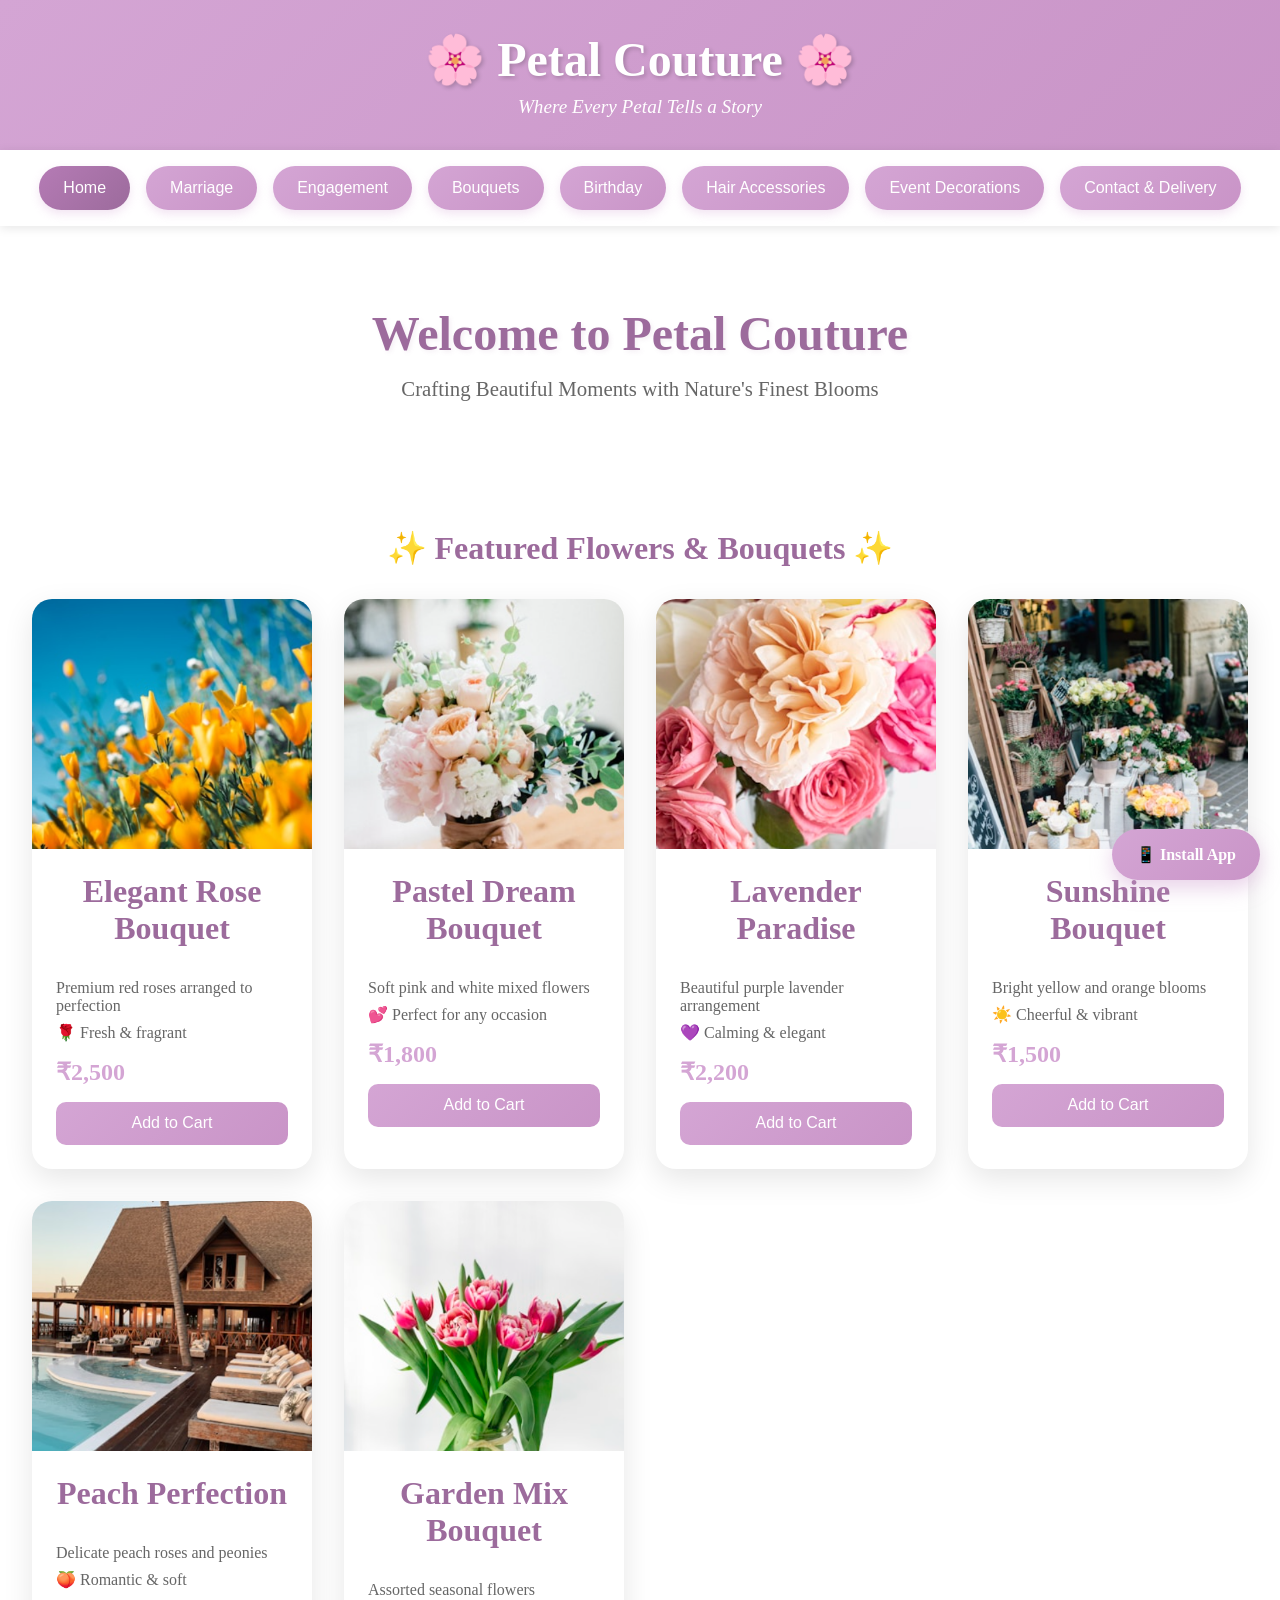
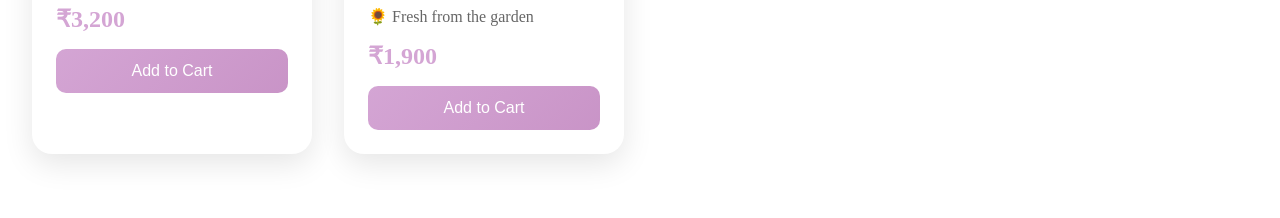
<file: index.html>
<!DOCTYPE html>
<html lang="en">
<head>
    <meta charset="UTF-8">
    <meta name="viewport" content="width=device-width, initial-scale=1.0">
    <meta name="description" content="Petal Couture - Premium florist for weddings, engagements, bouquets and event decorations">
    <meta name="theme-color" content="#d4a5d4">
    <title>Petal Couture - Premium Florist</title>
    
    <!-- Stylesheet -->
    <link rel="stylesheet" href="style.css">

    <!-- PWA Manifest -->
    <link rel="manifest" href="manifest.json">
    
    <!-- PWA Meta Tags -->
    <meta name="theme-color" content="#d4a5d4">
    
    <!-- iOS Support -->
    <meta name="apple-mobile-web-app-capable" content="yes">
    <meta name="apple-mobile-web-app-status-bar-style" content="default">
    <meta name="apple-mobile-web-app-title" content="Petal Couture">
    <link rel="apple-touch-icon" href="flower.png">
    
    <!-- Android Chrome -->
    <meta name="mobile-web-app-capable" content="yes">
    
    <!-- Windows -->
    <meta name="msapplication-TileColor" content="#d4a5d4">
    <meta name="msapplication-TileImage" content="flower.png">
    
    <!-- Preload critical assets -->
    <link rel="preload" href="style.css" as="style">
</head>

<body>
    <!-- Header -->
    <header>
        <h1>🌸 Petal Couture 🌸</h1>
        <p>Where Every Petal Tells a Story</p>
    </header>

    <!-- Navigation -->
    <nav>
        <button onclick="showCategory('home', this)" class="active">Home</button>
        <button onclick="showCategory('marriage', this)">Marriage</button>
        <button onclick="showCategory('engagement', this)">Engagement</button>
        <button onclick="showCategory('bouquet', this)">Bouquets</button>
        <button onclick="showCategory('birthday', this)">Birthday</button>
        <button onclick="showCategory('hair', this)">Hair Accessories</button>
        <button onclick="showCategory('decorations', this)">Event Decorations</button>
        <button onclick="showCategory('contact', this)">Contact & Delivery</button>
    </nav>

    <!-- Main Container -->
    <div class="container">
        <!-- Home Section -->
        <div id="home" class="category-section active">
            <div class="hero-section">
                <h2>Welcome to Petal Couture</h2>
                <p>Crafting Beautiful Moments with Nature's Finest Blooms</p>
            </div>

            <div class="featured-section">
                <h3>✨ Featured Flowers & Bouquets ✨</h3>
                <div class="flower-grid">
                    <div class="flower-card">
                        <div class="flower-image real-photo" style="background-image: url('flower.png');"></div>
                        <div class="flower-info">
                            <h3>Elegant Rose Bouquet</h3>
                            <p>Premium red roses arranged to perfection</p>
                            <p>🌹 Fresh & fragrant</p>
                            <div class="price">₹2,500</div>
                            <button class="add-to-cart">Add to Cart</button>
                        </div>
                    </div>

                    <div class="flower-card">
                        <div class="flower-image real-photo" style="background-image: url('pic1.png');"></div>
                        <div class="flower-info">
                            <h3>Pastel Dream Bouquet</h3>
                            <p>Soft pink and white mixed flowers</p>
                            <p>💕 Perfect for any occasion</p>
                            <div class="price">₹1,800</div>
                            <button class="add-to-cart">Add to Cart</button>
                        </div>
                    </div>

                    <div class="flower-card">
                        <div class="flower-image real-photo" style="background-image: url('pic2.png');"></div>
                        <div class="flower-info">
                            <h3>Lavender Paradise</h3>
                            <p>Beautiful purple lavender arrangement</p>
                            <p>💜 Calming & elegant</p>
                            <div class="price">₹2,200</div>
                            <button class="add-to-cart">Add to Cart</button>
                        </div>
                    </div>

                    <div class="flower-card">
                        <div class="flower-image real-photo" style="background-image: url('pic3.png');"></div>
                        <div class="flower-info">
                            <h3>Sunshine Bouquet</h3>
                            <p>Bright yellow and orange blooms</p>
                            <p>☀️ Cheerful & vibrant</p>
                            <div class="price">₹1,500</div>
                            <button class="add-to-cart">Add to Cart</button>
                        </div>
                    </div>

                    <div class="flower-card">
                        <div class="flower-image real-photo" style="background-image: url('pic4.png');"></div>
                        <div class="flower-info">
                            <h3>Peach Perfection</h3>
                            <p>Delicate peach roses and peonies</p>
                            <p>🍑 Romantic & soft</p>
                            <div class="price">₹3,200</div>
                            <button class="add-to-cart">Add to Cart</button>
                        </div>
                    </div>

                    <div class="flower-card">
                        <div class="flower-image real-photo" style="background-image: url('pic5.png');"></div>
                        <div class="flower-info">
                            <h3>Garden Mix Bouquet</h3>
                            <p>Assorted seasonal flowers</p>
                            <p>🌻 Fresh from the garden</p>
                            <div class="price">₹1,900</div>
                            <button class="add-to-cart">Add to Cart</button>
                        </div>
                    </div>
                </div>
            </div>
        </div>

        <!-- Marriage Section -->
        <div id="marriage" class="category-section">
            <h2 class="section-title">💒 Wedding Flowers 💒</h2>
            
            <div class="customize-panel">
                <h3>Customize Your Wedding Flowers</h3>
                <div class="filter-group">
                    <label>Flower Type</label>
                    <select onchange="filterFlowers()">
                        <option>All Flowers</option>
                        <option>Roses</option>
                        <option>Lilies</option>
                        <option>Orchids</option>
                        <option>Peonies</option>
                        <option>Tulips</option>
                    </select>
                </div>
                <div class="filter-group">
                    <label>Color Preference</label>
                    <select onchange="filterFlowers()">
                        <option>All Colors</option>
                        <option>White</option>
                        <option>Red</option>
                        <option>Pink</option>
                        <option>Purple</option>
                        <option>Mixed</option>
                    </select>
                </div>
            </div>

            <div class="flower-grid">
                <div class="flower-card">
                    <div class="flower-image">🌹</div>
                    <div class="flower-info">
                        <h3>Classic Red Rose Arrangement</h3>
                        <p>Perfect for traditional weddings</p>
                        <p>🌹 Premium roses, 50 stems</p>
                        <div class="price">₹4,500</div>
                        <button class="add-to-cart">Add to Cart</button>
                    </div>
                </div>
                <div class="flower-card">
                    <div class="flower-image">🌷</div>
                    <div class="flower-info">
                        <h3>White Lily Bridal Bouquet</h3>
                        <p>Elegant and pure</p>
                        <p>🤍 Fresh lilies, 30 stems</p>
                        <div class="price">₹3,800</div>
                        <button class="add-to-cart">Add to Cart</button>
                    </div>
                </div>
                <div class="flower-card">
                    <div class="flower-image">🌸</div>
                    <div class="flower-info">
                        <h3>Pink Peony Paradise</h3>
                        <p>Romantic and dreamy</p>
                        <p>💗 Luxury peonies, 40 stems</p>
                        <div class="price">₹5,200</div>
                        <button class="add-to-cart">Add to Cart</button>
                    </div>
                </div>
            </div>
        </div>

        <!-- Engagement Section -->
        <div id="engagement" class="category-section">
            <h2 class="section-title">💍 Engagement Flowers 💍</h2>
            
            <div class="customize-panel">
                <h3>Customize Your Engagement Flowers</h3>
                <div class="filter-group">
                    <label>Flower Type</label>
                    <select onchange="filterFlowers()">
                        <option>All Flowers</option>
                        <option>Roses</option>
                        <option>Orchids</option>
                        <option>Carnations</option>
                    </select>
                </div>
                <div class="filter-group">
                    <label>Color Preference</label>
                    <select onchange="filterFlowers()">
                        <option>All Colors</option>
                        <option>Red & White</option>
                        <option>Pink</option>
                        <option>Gold & White</option>
                    </select>
                </div>
            </div>

            <div class="flower-grid">
                <div class="flower-card">
                    <div class="flower-image">❤️</div>
                    <div class="flower-info">
                        <h3>Love Symphony Bouquet</h3>
                        <p>Red roses with baby's breath</p>
                        <p>💕 25 premium roses</p>
                        <div class="price">₹2,800</div>
                        <button class="add-to-cart">Add to Cart</button>
                    </div>
                </div>
                <div class="flower-card">
                    <div class="flower-image">🌺</div>
                    <div class="flower-info">
                        <h3>Orchid Elegance</h3>
                        <p>Exotic orchids for special moments</p>
                        <p>🦋 15 orchid stems</p>
                        <div class="price">₹3,500</div>
                        <button class="add-to-cart">Add to Cart</button>
                    </div>
                </div>
            </div>
        </div>

        <!-- Bouquet Section -->
        <div id="bouquet" class="category-section">
            <h2 class="section-title">💐 Beautiful Bouquets 💐</h2>
            
            <div class="customize-panel">
                <h3>Create Your Perfect Bouquet</h3>
                <div class="filter-group">
                    <label>Bouquet Size</label>
                    <select>
                        <option>Small (10-15 stems)</option>
                        <option>Medium (20-30 stems)</option>
                        <option>Large (40+ stems)</option>
                    </select>
                </div>
                <div class="filter-group">
                    <label>Occasion</label>
                    <select>
                        <option>Anniversary</option>
                        <option>Congratulations</option>
                        <option>Thank You</option>
                        <option>Just Because</option>
                    </select>
                </div>
            </div>

            <div class="flower-grid">
                <div class="flower-card">
                    <div class="flower-image">🌻</div>
                    <div class="flower-info">
                        <h3>Sunshine Delight</h3>
                        <p>Bright sunflowers and daisies</p>
                        <p>☀️ Mixed cheerful blooms</p>
                        <div class="price">₹1,800</div>
                        <button class="add-to-cart">Add to Cart</button>
                    </div>
                </div>
                <div class="flower-card">
                    <div class="flower-image">🌈</div>
                    <div class="flower-info">
                        <h3>Rainbow Romance</h3>
                        <p>Multi-colored roses</p>
                        <p>🌈 30 mixed roses</p>
                        <div class="price">₹2,200</div>
                        <button class="add-to-cart">Add to Cart</button>
                    </div>
                </div>
            </div>
        </div>

        <!-- Birthday Section -->
        <div id="birthday" class="category-section">
            <h2 class="section-title">🎂 Birthday Flowers 🎂</h2>
            
            <div class="flower-grid">
                <div class="flower-card">
                    <div class="flower-image">🎉</div>
                    <div class="flower-info">
                        <h3>Birthday Celebration</h3>
                        <p>Colorful mixed arrangement</p>
                        <p>🎈 Balloons included!</p>
                        <div class="price">₹1,500</div>
                        <button class="add-to-cart">Add to Cart</button>
                    </div>
                </div>
                <div class="flower-card">
                    <div class="flower-image">🌺</div>
                    <div class="flower-info">
                        <h3>Tropical Birthday Blast</h3>
                        <p>Exotic tropical flowers</p>
                        <p>🌴 Vibrant and fun</p>
                        <div class="price">₹2,000</div>
                        <button class="add-to-cart">Add to Cart</button>
                    </div>
                </div>
            </div>
        </div>

        <!-- Hair Accessories Section -->
        <div id="hair" class="category-section">
            <h2 class="section-title">🌸 Floral Hair Accessories 🌸</h2>
            
            <div class="flower-grid">
                <div class="flower-card">
                    <div class="flower-image">🌺</div>
                    <div class="flower-info">
                        <h3>Bridal Hair Garland</h3>
                        <p>Fresh jasmine and roses</p>
                        <p>👰 Traditional & beautiful</p>
                        <div class="price">₹800</div>
                        <button class="add-to-cart">Add to Cart</button>
                    </div>
                </div>
                <div class="flower-card">
                    <div class="flower-image">🌼</div>
                    <div class="flower-info">
                        <h3>Flower Crown</h3>
                        <p>Mixed seasonal flowers</p>
                        <p>🌈 Customizable colors</p>
                        <div class="price">₹1,200</div>
                        <button class="add-to-cart">Add to Cart</button>
                    </div>
                </div>
                <div class="flower-card">
                    <div class="flower-image">🌷</div>
                    <div class="flower-info">
                        <h3>Hair Clips Set</h3>
                        <p>Set of 5 floral hair clips</p>
                        <p>💐 Perfect for mehendi</p>
                        <div class="price">₹600</div>
                        <button class="add-to-cart">Add to Cart</button>
                    </div>
                </div>
            </div>
        </div>

        <!-- Decorations Section -->
        <div id="decorations" class="category-section">
            <h2 class="section-title">🎊 Event Decorations 🎊</h2>
            
            <div class="decoration-info">
                <h3>Our Decoration Services</h3>
                <ul>
                    <li><strong>Wedding Venue Decoration</strong> - Complete floral setup for mandaps, stages, and entrances</li>
                    <li><strong>Engagement Party Decor</strong> - Romantic floral arrangements and backdrops</li>
                    <li><strong>Birthday Parties</strong> - Themed floral decorations for all ages</li>
                    <li><strong>Corporate Events</strong> - Professional floral arrangements for conferences and celebrations</li>
                    <li><strong>Baby Showers</strong> - Soft, beautiful floral designs</li>
                    <li><strong>Anniversary Celebrations</strong> - Elegant and romantic setups</li>
                </ul>
            </div>

            <div class="flower-grid">
                <div class="flower-card">
                    <div class="flower-image">🏵️</div>
                    <div class="flower-info">
                        <h3>Basic Decoration Package</h3>
                        <p>Entrance arch + 4 table centerpieces</p>
                        <p>🌸 Perfect for small gatherings</p>
                        <div class="price">₹15,000</div>
                        <button class="add-to-cart">Book Now</button>
                    </div>
                </div>
                <div class="flower-card">
                    <div class="flower-image">🎪</div>
                    <div class="flower-info">
                        <h3>Party Decor</h3>
                        <p>Balloons + Flowers</p>
                        <div class="price">₹8,500</div>
                        <button class="add-to-cart">Book Now</button>
                    </div>
                </div>
            </div>
        </div>

        <!-- Contact Section -->
        <div id="contact" class="category-section">
            <div class="contact-section">
                <h2>📞 Contact Us</h2>

                <div class="contact-info">
                    <div class="contact-item">
                        <h3>📱 Phone</h3>
                        <p>+91 98765 43210</p>
                    </div>
                    <div class="contact-item">
                        <h3>✉️ Email</h3>
                        <p>info@petalcouture.com</p>
                    </div>
                    <div class="contact-item">
                        <h3>📍 Address</h3>
                        <p>Chennai, India</p>
                    </div>
                </div>
            </div>
        </div>
    </div>

    <!-- JavaScript -->
    <script src="app.js"></script>
</body>
</html>
</file>
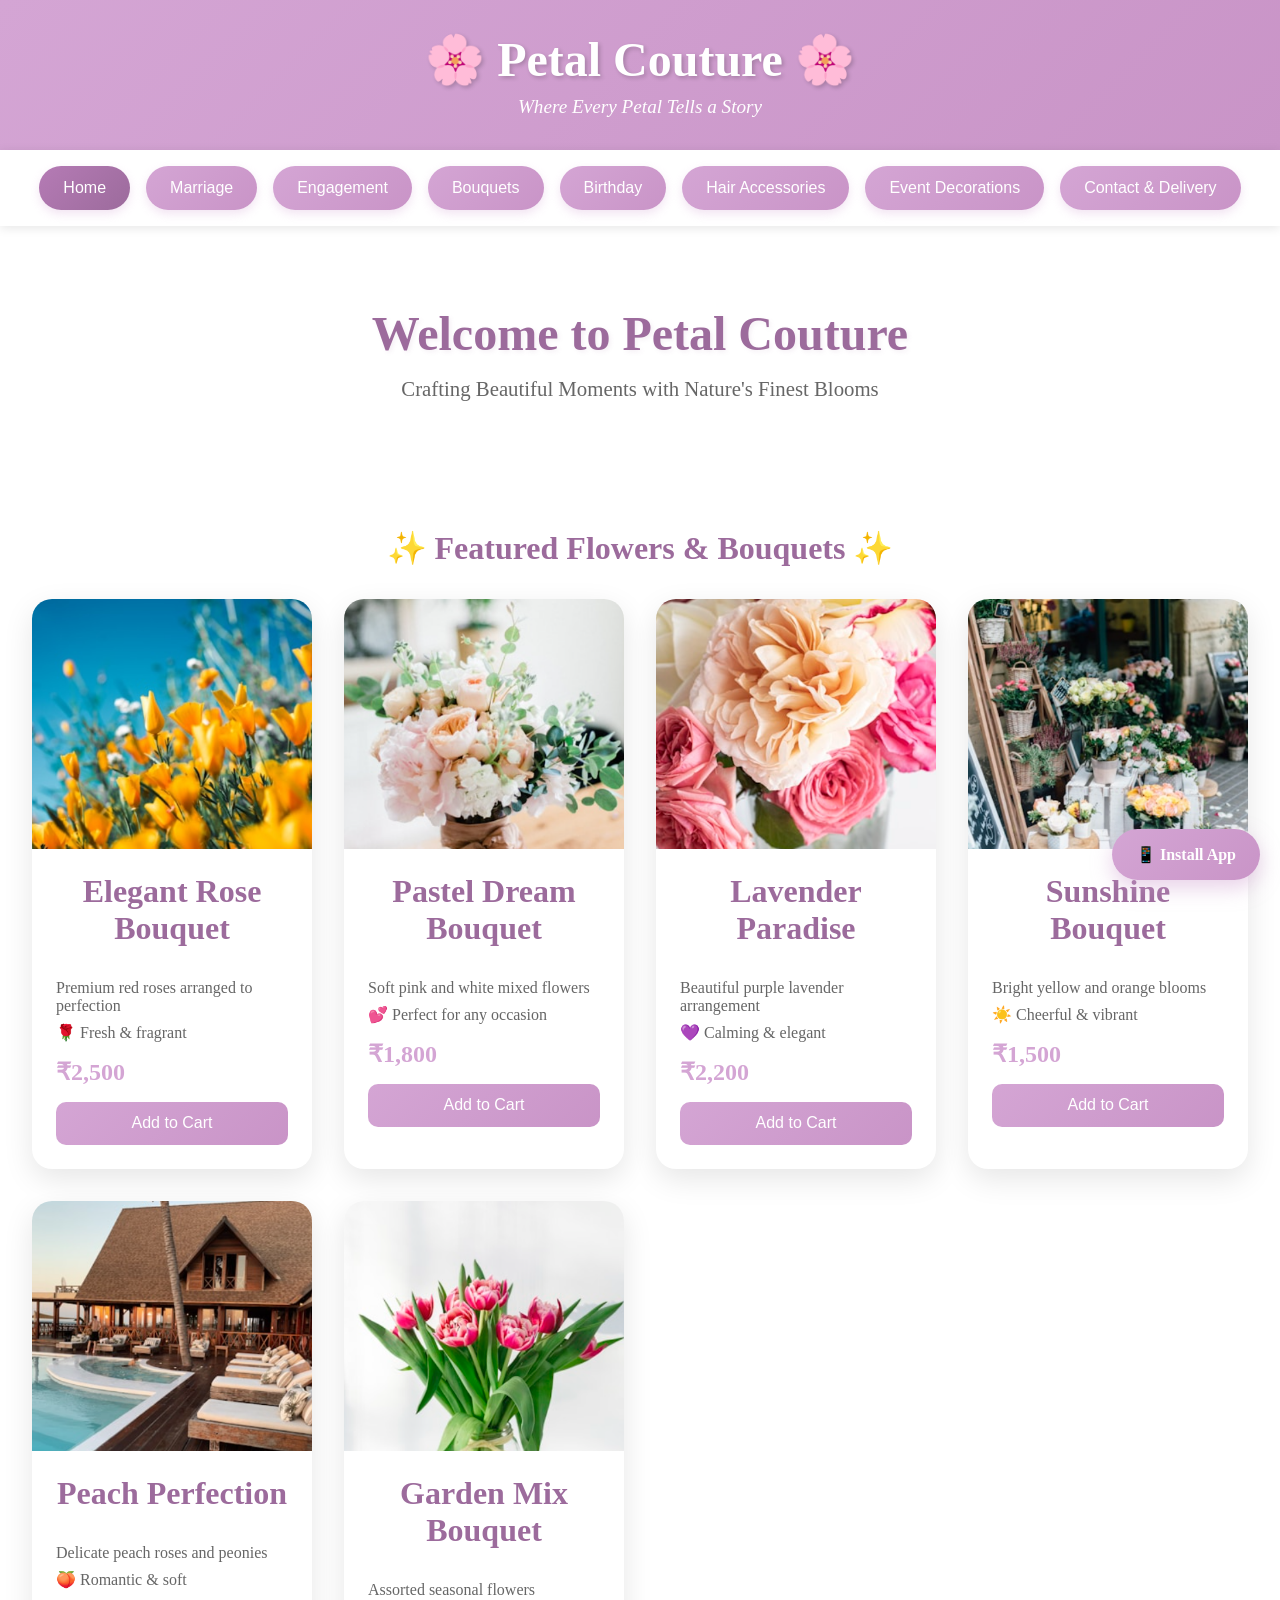
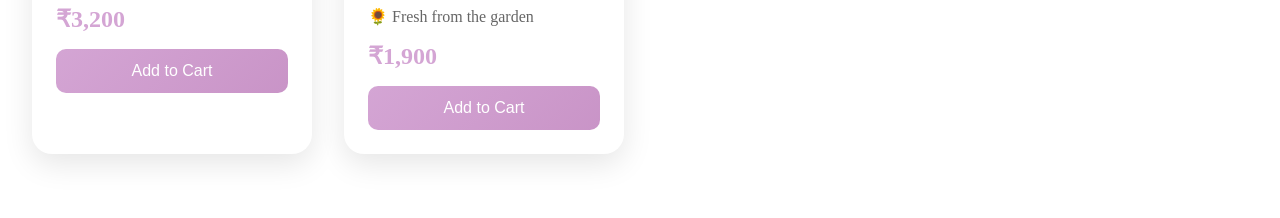
<file: florist/index.html>
<!DOCTYPE html>
<html lang="en">
<head>
    <meta charset="UTF-8">
    <meta name="viewport" content="width=device-width, initial-scale=1.0">
    <meta name="description" content="Petal Couture - Premium florist for weddings, engagements, bouquets and event decorations">
    <meta name="theme-color" content="#d4a5d4">
    <title>Petal Couture - Premium Florist</title>
    
    <!-- Stylesheet -->
    <link rel="stylesheet" href="style.css">

    <!-- PWA Manifest -->
    <link rel="manifest" href="manifest.json">
    
    <!-- PWA Meta Tags -->
    <meta name="theme-color" content="#d4a5d4">
    
    <!-- iOS Support -->
    <meta name="apple-mobile-web-app-capable" content="yes">
    <meta name="apple-mobile-web-app-status-bar-style" content="default">
    <meta name="apple-mobile-web-app-title" content="Petal Couture">
    <link rel="apple-touch-icon" href="flower.png">
    
    <!-- Android Chrome -->
    <meta name="mobile-web-app-capable" content="yes">
    
    <!-- Windows -->
    <meta name="msapplication-TileColor" content="#d4a5d4">
    <meta name="msapplication-TileImage" content="flower.png">
    
    <!-- Preload critical assets -->
    <link rel="preload" href="style.css" as="style">
</head>

<body>
    <!-- Header -->
    <header>
        <h1>🌸 Petal Couture 🌸</h1>
        <p>Where Every Petal Tells a Story</p>
    </header>

    <!-- Navigation -->
    <nav>
        <button onclick="showCategory('home', this)" class="active">Home</button>
        <button onclick="showCategory('marriage', this)">Marriage</button>
        <button onclick="showCategory('engagement', this)">Engagement</button>
        <button onclick="showCategory('bouquet', this)">Bouquets</button>
        <button onclick="showCategory('birthday', this)">Birthday</button>
        <button onclick="showCategory('hair', this)">Hair Accessories</button>
        <button onclick="showCategory('decorations', this)">Event Decorations</button>
        <button onclick="showCategory('contact', this)">Contact & Delivery</button>
    </nav>

    <!-- Main Container -->
    <div class="container">
        <!-- Home Section -->
        <div id="home" class="category-section active">
            <div class="hero-section">
                <h2>Welcome to Petal Couture</h2>
                <p>Crafting Beautiful Moments with Nature's Finest Blooms</p>
            </div>

            <div class="featured-section">
                <h3>✨ Featured Flowers & Bouquets ✨</h3>
                <div class="flower-grid">
                    <div class="flower-card">
                        <div class="flower-image real-photo" style="background-image: url('flower.png');"></div>
                        <div class="flower-info">
                            <h3>Elegant Rose Bouquet</h3>
                            <p>Premium red roses arranged to perfection</p>
                            <p>🌹 Fresh & fragrant</p>
                            <div class="price">₹2,500</div>
                            <button class="add-to-cart">Add to Cart</button>
                        </div>
                    </div>

                    <div class="flower-card">
                        <div class="flower-image real-photo" style="background-image: url('pic1.png');"></div>
                        <div class="flower-info">
                            <h3>Pastel Dream Bouquet</h3>
                            <p>Soft pink and white mixed flowers</p>
                            <p>💕 Perfect for any occasion</p>
                            <div class="price">₹1,800</div>
                            <button class="add-to-cart">Add to Cart</button>
                        </div>
                    </div>

                    <div class="flower-card">
                        <div class="flower-image real-photo" style="background-image: url('pic2.png');"></div>
                        <div class="flower-info">
                            <h3>Lavender Paradise</h3>
                            <p>Beautiful purple lavender arrangement</p>
                            <p>💜 Calming & elegant</p>
                            <div class="price">₹2,200</div>
                            <button class="add-to-cart">Add to Cart</button>
                        </div>
                    </div>

                    <div class="flower-card">
                        <div class="flower-image real-photo" style="background-image: url('pic3.png');"></div>
                        <div class="flower-info">
                            <h3>Sunshine Bouquet</h3>
                            <p>Bright yellow and orange blooms</p>
                            <p>☀️ Cheerful & vibrant</p>
                            <div class="price">₹1,500</div>
                            <button class="add-to-cart">Add to Cart</button>
                        </div>
                    </div>

                    <div class="flower-card">
                        <div class="flower-image real-photo" style="background-image: url('pic4.png');"></div>
                        <div class="flower-info">
                            <h3>Peach Perfection</h3>
                            <p>Delicate peach roses and peonies</p>
                            <p>🍑 Romantic & soft</p>
                            <div class="price">₹3,200</div>
                            <button class="add-to-cart">Add to Cart</button>
                        </div>
                    </div>

                    <div class="flower-card">
                        <div class="flower-image real-photo" style="background-image: url('pic5.png');"></div>
                        <div class="flower-info">
                            <h3>Garden Mix Bouquet</h3>
                            <p>Assorted seasonal flowers</p>
                            <p>🌻 Fresh from the garden</p>
                            <div class="price">₹1,900</div>
                            <button class="add-to-cart">Add to Cart</button>
                        </div>
                    </div>
                </div>
            </div>
        </div>

        <!-- Marriage Section -->
        <div id="marriage" class="category-section">
            <h2 class="section-title">💒 Wedding Flowers 💒</h2>
            
            <div class="customize-panel">
                <h3>Customize Your Wedding Flowers</h3>
                <div class="filter-group">
                    <label>Flower Type</label>
                    <select onchange="filterFlowers()">
                        <option>All Flowers</option>
                        <option>Roses</option>
                        <option>Lilies</option>
                        <option>Orchids</option>
                        <option>Peonies</option>
                        <option>Tulips</option>
                    </select>
                </div>
                <div class="filter-group">
                    <label>Color Preference</label>
                    <select onchange="filterFlowers()">
                        <option>All Colors</option>
                        <option>White</option>
                        <option>Red</option>
                        <option>Pink</option>
                        <option>Purple</option>
                        <option>Mixed</option>
                    </select>
                </div>
            </div>

            <div class="flower-grid">
                <div class="flower-card">
                    <div class="flower-image">🌹</div>
                    <div class="flower-info">
                        <h3>Classic Red Rose Arrangement</h3>
                        <p>Perfect for traditional weddings</p>
                        <p>🌹 Premium roses, 50 stems</p>
                        <div class="price">₹4,500</div>
                        <button class="add-to-cart">Add to Cart</button>
                    </div>
                </div>
                <div class="flower-card">
                    <div class="flower-image">🌷</div>
                    <div class="flower-info">
                        <h3>White Lily Bridal Bouquet</h3>
                        <p>Elegant and pure</p>
                        <p>🤍 Fresh lilies, 30 stems</p>
                        <div class="price">₹3,800</div>
                        <button class="add-to-cart">Add to Cart</button>
                    </div>
                </div>
                <div class="flower-card">
                    <div class="flower-image">🌸</div>
                    <div class="flower-info">
                        <h3>Pink Peony Paradise</h3>
                        <p>Romantic and dreamy</p>
                        <p>💗 Luxury peonies, 40 stems</p>
                        <div class="price">₹5,200</div>
                        <button class="add-to-cart">Add to Cart</button>
                    </div>
                </div>
            </div>
        </div>

        <!-- Engagement Section -->
        <div id="engagement" class="category-section">
            <h2 class="section-title">💍 Engagement Flowers 💍</h2>
            
            <div class="customize-panel">
                <h3>Customize Your Engagement Flowers</h3>
                <div class="filter-group">
                    <label>Flower Type</label>
                    <select onchange="filterFlowers()">
                        <option>All Flowers</option>
                        <option>Roses</option>
                        <option>Orchids</option>
                        <option>Carnations</option>
                    </select>
                </div>
                <div class="filter-group">
                    <label>Color Preference</label>
                    <select onchange="filterFlowers()">
                        <option>All Colors</option>
                        <option>Red & White</option>
                        <option>Pink</option>
                        <option>Gold & White</option>
                    </select>
                </div>
            </div>

            <div class="flower-grid">
                <div class="flower-card">
                    <div class="flower-image">❤️</div>
                    <div class="flower-info">
                        <h3>Love Symphony Bouquet</h3>
                        <p>Red roses with baby's breath</p>
                        <p>💕 25 premium roses</p>
                        <div class="price">₹2,800</div>
                        <button class="add-to-cart">Add to Cart</button>
                    </div>
                </div>
                <div class="flower-card">
                    <div class="flower-image">🌺</div>
                    <div class="flower-info">
                        <h3>Orchid Elegance</h3>
                        <p>Exotic orchids for special moments</p>
                        <p>🦋 15 orchid stems</p>
                        <div class="price">₹3,500</div>
                        <button class="add-to-cart">Add to Cart</button>
                    </div>
                </div>
            </div>
        </div>

        <!-- Bouquet Section -->
        <div id="bouquet" class="category-section">
            <h2 class="section-title">💐 Beautiful Bouquets 💐</h2>
            
            <div class="customize-panel">
                <h3>Create Your Perfect Bouquet</h3>
                <div class="filter-group">
                    <label>Bouquet Size</label>
                    <select>
                        <option>Small (10-15 stems)</option>
                        <option>Medium (20-30 stems)</option>
                        <option>Large (40+ stems)</option>
                    </select>
                </div>
                <div class="filter-group">
                    <label>Occasion</label>
                    <select>
                        <option>Anniversary</option>
                        <option>Congratulations</option>
                        <option>Thank You</option>
                        <option>Just Because</option>
                    </select>
                </div>
            </div>

            <div class="flower-grid">
                <div class="flower-card">
                    <div class="flower-image">🌻</div>
                    <div class="flower-info">
                        <h3>Sunshine Delight</h3>
                        <p>Bright sunflowers and daisies</p>
                        <p>☀️ Mixed cheerful blooms</p>
                        <div class="price">₹1,800</div>
                        <button class="add-to-cart">Add to Cart</button>
                    </div>
                </div>
                <div class="flower-card">
                    <div class="flower-image">🌈</div>
                    <div class="flower-info">
                        <h3>Rainbow Romance</h3>
                        <p>Multi-colored roses</p>
                        <p>🌈 30 mixed roses</p>
                        <div class="price">₹2,200</div>
                        <button class="add-to-cart">Add to Cart</button>
                    </div>
                </div>
            </div>
        </div>

        <!-- Birthday Section -->
        <div id="birthday" class="category-section">
            <h2 class="section-title">🎂 Birthday Flowers 🎂</h2>
            
            <div class="flower-grid">
                <div class="flower-card">
                    <div class="flower-image">🎉</div>
                    <div class="flower-info">
                        <h3>Birthday Celebration</h3>
                        <p>Colorful mixed arrangement</p>
                        <p>🎈 Balloons included!</p>
                        <div class="price">₹1,500</div>
                        <button class="add-to-cart">Add to Cart</button>
                    </div>
                </div>
                <div class="flower-card">
                    <div class="flower-image">🌺</div>
                    <div class="flower-info">
                        <h3>Tropical Birthday Blast</h3>
                        <p>Exotic tropical flowers</p>
                        <p>🌴 Vibrant and fun</p>
                        <div class="price">₹2,000</div>
                        <button class="add-to-cart">Add to Cart</button>
                    </div>
                </div>
            </div>
        </div>

        <!-- Hair Accessories Section -->
        <div id="hair" class="category-section">
            <h2 class="section-title">🌸 Floral Hair Accessories 🌸</h2>
            
            <div class="flower-grid">
                <div class="flower-card">
                    <div class="flower-image">🌺</div>
                    <div class="flower-info">
                        <h3>Bridal Hair Garland</h3>
                        <p>Fresh jasmine and roses</p>
                        <p>👰 Traditional & beautiful</p>
                        <div class="price">₹800</div>
                        <button class="add-to-cart">Add to Cart</button>
                    </div>
                </div>
                <div class="flower-card">
                    <div class="flower-image">🌼</div>
                    <div class="flower-info">
                        <h3>Flower Crown</h3>
                        <p>Mixed seasonal flowers</p>
                        <p>🌈 Customizable colors</p>
                        <div class="price">₹1,200</div>
                        <button class="add-to-cart">Add to Cart</button>
                    </div>
                </div>
                <div class="flower-card">
                    <div class="flower-image">🌷</div>
                    <div class="flower-info">
                        <h3>Hair Clips Set</h3>
                        <p>Set of 5 floral hair clips</p>
                        <p>💐 Perfect for mehendi</p>
                        <div class="price">₹600</div>
                        <button class="add-to-cart">Add to Cart</button>
                    </div>
                </div>
            </div>
        </div>

        <!-- Decorations Section -->
        <div id="decorations" class="category-section">
            <h2 class="section-title">🎊 Event Decorations 🎊</h2>
            
            <div class="decoration-info">
                <h3>Our Decoration Services</h3>
                <ul>
                    <li><strong>Wedding Venue Decoration</strong> - Complete floral setup for mandaps, stages, and entrances</li>
                    <li><strong>Engagement Party Decor</strong> - Romantic floral arrangements and backdrops</li>
                    <li><strong>Birthday Parties</strong> - Themed floral decorations for all ages</li>
                    <li><strong>Corporate Events</strong> - Professional floral arrangements for conferences and celebrations</li>
                    <li><strong>Baby Showers</strong> - Soft, beautiful floral designs</li>
                    <li><strong>Anniversary Celebrations</strong> - Elegant and romantic setups</li>
                </ul>
            </div>

            <div class="flower-grid">
                <div class="flower-card">
                    <div class="flower-image">🏵️</div>
                    <div class="flower-info">
                        <h3>Basic Decoration Package</h3>
                        <p>Entrance arch + 4 table centerpieces</p>
                        <p>🌸 Perfect for small gatherings</p>
                        <div class="price">₹15,000</div>
                        <button class="add-to-cart">Book Now</button>
                    </div>
                </div>
                <div class="flower-card">
                    <div class="flower-image">🎪</div>
                    <div class="flower-info">
                        <h3>Party Decor</h3>
                        <p>Balloons + Flowers</p>
                        <div class="price">₹8,500</div>
                        <button class="add-to-cart">Book Now</button>
                    </div>
                </div>
            </div>
        </div>

        <!-- Contact Section -->
        <div id="contact" class="category-section">
            <div class="contact-section">
                <h2>📞 Contact Us</h2>

                <div class="contact-info">
                    <div class="contact-item">
                        <h3>📱 Phone</h3>
                        <p>+91 98765 43210</p>
                    </div>
                    <div class="contact-item">
                        <h3>✉️ Email</h3>
                        <p>info@petalcouture.com</p>
                    </div>
                    <div class="contact-item">
                        <h3>📍 Address</h3>
                        <p>Chennai, India</p>
                    </div>
                </div>
            </div>
        </div>
    </div>

    <!-- JavaScript -->
    <script src="app.js"></script>
</body>
</html>
</file>
<file: style.css>
* {
    margin: 0;
    padding: 0;
    box-sizing: border-box;
}

body {
    font-family: 'Georgia', serif;
    background-image: url('https://images.unsplash.com/photo-1490750967868-88aa4486c946?w=1920&h=1080&fit=crop');
    background-size: cover;
    background-attachment: fixed;
    background-position: center;
    overflow-x: hidden;
    position: relative;
    min-height: 100vh;
}

body::before {
    content: '';
    position: fixed;
    top: 0;
    left: 0;
    right: 0;
    bottom: 0;
    background: rgba(255, 255, 255, 0.85);
    z-index: 0;
}

/* Search and filter bar */
.search-bar {
    background: rgba(255, 255, 255, 0.95);
    padding: 1.5rem 2rem;
    margin-bottom: 2rem;
    border-radius: 20px;
    box-shadow: 0 8px 30px rgba(0,0,0,0.1);
    display: flex;
    gap: 1rem;
    flex-wrap: wrap;
    align-items: center;
    justify-content: center;
}

.search-input {
    flex: 1;
    min-width: 250px;
    padding: 0.9rem 1.2rem;
    border: 2px solid #d4a5d4;
    border-radius: 25px;
    font-size: 1rem;
    outline: none;
    transition: all 0.3s;
}

.search-input:focus {
    border-color: #9c6b9c;
    box-shadow: 0 0 10px rgba(212, 165, 212, 0.3);
}

.search-select {
    padding: 0.9rem 1.2rem;
    border: 2px solid #d4a5d4;
    border-radius: 25px;
    font-size: 1rem;
    background: white;
    cursor: pointer;
    outline: none;
    transition: all 0.3s;
    min-width: 150px;
}

.search-select:focus {
    border-color: #9c6b9c;
    box-shadow: 0 0 10px rgba(212, 165, 212, 0.3);
}

.search-button {
    background: linear-gradient(135deg, #d4a5d4 0%, #c994c7 100%);
    color: white;
    border: none;
    padding: 0.9rem 2rem;
    border-radius: 25px;
    font-size: 1rem;
    cursor: pointer;
    transition: all 0.3s;
    box-shadow: 0 4px 10px rgba(212, 165, 212, 0.3);
    font-weight: bold;
}

.search-button:hover {
    transform: translateY(-2px);
    box-shadow: 0 6px 20px rgba(212, 165, 212, 0.5);
}

.clear-button {
    background: linear-gradient(135deg, #e0e0e0 0%, #bdbdbd 100%);
    color: #666;
    border: none;
    padding: 0.9rem 1.5rem;
    border-radius: 25px;
    font-size: 1rem;
    cursor: pointer;
    transition: all 0.3s;
}

.clear-button:hover {
    transform: translateY(-2px);
    background: linear-gradient(135deg, #d0d0d0 0%, #aaa 100%);
}

/* Header */
header {
    background: linear-gradient(135deg, #d4a5d4 0%, #c994c7 100%);
    color: white;
    padding: 2rem;
    text-align: center;
    box-shadow: 0 4px 20px rgba(212, 165, 212, 0.3);
    position: relative;
    z-index: 10;
}

header h1 {
    font-size: 3rem;
    margin-bottom: 0.5rem;
    text-shadow: 2px 2px 4px rgba(0,0,0,0.2);
}

header p {
    font-size: 1.2rem;
    font-style: italic;
}

/* Navigation */
nav {
    background: rgba(255, 255, 255, 0.95);
    padding: 1rem;
    display: flex;
    justify-content: center;
    flex-wrap: wrap;
    gap: 1rem;
    box-shadow: 0 2px 10px rgba(0,0,0,0.1);
    position: sticky;
    top: 0;
    z-index: 100;
}

nav button {
    background: linear-gradient(135deg, #d4a5d4 0%, #c994c7 100%);
    border: none;
    color: white;
    padding: 0.8rem 1.5rem;
    border-radius: 25px;
    cursor: pointer;
    font-size: 1rem;
    transition: all 0.3s;
    box-shadow: 0 4px 10px rgba(212, 165, 212, 0.3);
}

nav button:hover {
    transform: translateY(-3px);
    box-shadow: 0 6px 20px rgba(212, 165, 212, 0.5);
}

nav button.active {
    background: linear-gradient(135deg, #b57bb5 0%, #9c6b9c 100%);
}

/* Main container */
.container {
    max-width: 1400px;
    margin: 2rem auto;
    padding: 0 2rem;
    position: relative;
    z-index: 10;
}

/* Category section */
.category-section {
    display: none;
    animation: fadeIn 0.5s;
}

.category-section.active {
    display: block;
}

@keyframes fadeIn {
    from { opacity: 0; transform: translateY(20px); }
    to { opacity: 1; transform: translateY(0); }
}

.section-title {
    font-size: 2.5rem;
    color: #9c6b9c;
    margin-bottom: 2rem;
    text-align: center;
    text-shadow: 1px 1px 2px rgba(156, 107, 156, 0.2);
}

/* Customization panel */
.customize-panel {
    background: rgba(255, 255, 255, 0.9);
    padding: 2rem;
    border-radius: 20px;
    margin-bottom: 2rem;
    box-shadow: 0 8px 30px rgba(0,0,0,0.1);
}

.customize-panel h3 {
    color: #9c6b9c;
    margin-bottom: 1rem;
    font-size: 1.5rem;
}

.filter-group {
    margin-bottom: 1.5rem;
}

.filter-group label {
    display: block;
    color: #666;
    margin-bottom: 0.5rem;
    font-weight: bold;
}

.filter-group select {
    width: 100%;
    padding: 0.8rem;
    border: 2px solid #d4a5d4;
    border-radius: 10px;
    font-size: 1rem;
    background: white;
    cursor: pointer;
}

/* Flower grid */
.flower-grid {
    display: grid;
    grid-template-columns: repeat(auto-fill, minmax(280px, 1fr));
    gap: 2rem;
    margin-top: 2rem;
}

.flower-card {
    background: white;
    border-radius: 20px;
    overflow: hidden;
    box-shadow: 0 10px 30px rgba(0,0,0,0.1);
    transition: all 0.3s;
    cursor: pointer;
    position: relative;
}

.flower-card:hover {
    transform: translateY(-10px);
    box-shadow: 0 15px 40px rgba(212, 165, 212, 0.3);
}

.flower-image {
    width: 100%;
    height: 250px;
    background: linear-gradient(135deg, #f3e5f5 0%, #fce4ec 100%);
    display: flex;
    align-items: center;
    justify-content: center;
    font-size: 5rem;
    position: relative;
    overflow: hidden;
    background-size: cover;
    background-position: center;
}

.flower-image.real-photo {
    font-size: 0;
}

.flower-info {
    padding: 1.5rem;
}

.flower-info h3 {
    color: #9c6b9c;
    margin-bottom: 0.5rem;
    font-size: 1.3rem;
}

.flower-info p {
    color: #666;
    margin-bottom: 0.5rem;
}

.flower-info .price {
    font-size: 1.5rem;
    color: #d4a5d4;
    font-weight: bold;
    margin-top: 1rem;
}

.add-to-cart {
    background: linear-gradient(135deg, #d4a5d4 0%, #c994c7 100%);
    color: white;
    border: none;
    padding: 0.8rem;
    width: 100%;
    border-radius: 10px;
    cursor: pointer;
    font-size: 1rem;
    margin-top: 1rem;
    transition: all 0.3s;
}

.add-to-cart:hover {
    transform: scale(1.05);
    box-shadow: 0 5px 15px rgba(212, 165, 212, 0.4);
}

/* Contact section */
.contact-section {
    background: rgba(255, 255, 255, 0.95);
    padding: 3rem;
    border-radius: 20px;
    box-shadow: 0 10px 40px rgba(0,0,0,0.1);
    text-align: center;
}

.contact-section h2 {
    color: #9c6b9c;
    font-size: 2rem;
    margin-bottom: 1.5rem;
}

.contact-info {
    display: grid;
    grid-template-columns: repeat(auto-fit, minmax(250px, 1fr));
    gap: 2rem;
    margin-top: 2rem;
}

.contact-item {
    padding: 1.5rem;
    background: linear-gradient(135deg, #f3e5f5 0%, #fce4ec 100%);
    border-radius: 15px;
}

.contact-item h3 {
    color: #d4a5d4;
    margin-bottom: 0.5rem;
}

/* Decorations info */
.decoration-info {
    background: rgba(255, 255, 255, 0.95);
    padding: 2rem;
    border-radius: 20px;
    margin-bottom: 2rem;
    box-shadow: 0 8px 30px rgba(0,0,0,0.1);
}

.decoration-info ul {
    list-style: none;
    padding: 0;
}

.decoration-info li {
    padding: 1rem;
    margin: 0.5rem 0;
    background: linear-gradient(135deg, #f3e5f5 0%, #fce4ec 100%);
    border-radius: 10px;
    color: #666;
}

.decoration-info li::before {
    content: "🌸 ";
    margin-right: 0.5rem;
}

/* Home page specific styles */
.hero-section {
    text-align: center;
    padding: 3rem 0;
    margin-bottom: 3rem;
}

.hero-section h2 {
    font-size: 3rem;
    color: #9c6b9c;
    margin-bottom: 1rem;
    text-shadow: 2px 2px 4px rgba(156, 107, 156, 0.1);
}

.hero-section p {
    font-size: 1.3rem;
    color: #666;
    margin-bottom: 2rem;
}

.featured-section {
    margin-bottom: 4rem;
}

.featured-section h3 {
    font-size: 2rem;
    color: #9c6b9c;
    margin-bottom: 2rem;
    text-align: center;
}
</file>
<file: florist/style.css>
* {
    margin: 0;
    padding: 0;
    box-sizing: border-box;
}

body {
    font-family: 'Georgia', serif;
    background-image: url('https://images.unsplash.com/photo-1490750967868-88aa4486c946?w=1920&h=1080&fit=crop');
    background-size: cover;
    background-attachment: fixed;
    background-position: center;
    overflow-x: hidden;
    position: relative;
    min-height: 100vh;
}

body::before {
    content: '';
    position: fixed;
    top: 0;
    left: 0;
    right: 0;
    bottom: 0;
    background: rgba(255, 255, 255, 0.85);
    z-index: 0;
}

/* Search and filter bar */
.search-bar {
    background: rgba(255, 255, 255, 0.95);
    padding: 1.5rem 2rem;
    margin-bottom: 2rem;
    border-radius: 20px;
    box-shadow: 0 8px 30px rgba(0,0,0,0.1);
    display: flex;
    gap: 1rem;
    flex-wrap: wrap;
    align-items: center;
    justify-content: center;
}

.search-input {
    flex: 1;
    min-width: 250px;
    padding: 0.9rem 1.2rem;
    border: 2px solid #d4a5d4;
    border-radius: 25px;
    font-size: 1rem;
    outline: none;
    transition: all 0.3s;
}

.search-input:focus {
    border-color: #9c6b9c;
    box-shadow: 0 0 10px rgba(212, 165, 212, 0.3);
}

.search-select {
    padding: 0.9rem 1.2rem;
    border: 2px solid #d4a5d4;
    border-radius: 25px;
    font-size: 1rem;
    background: white;
    cursor: pointer;
    outline: none;
    transition: all 0.3s;
    min-width: 150px;
}

.search-select:focus {
    border-color: #9c6b9c;
    box-shadow: 0 0 10px rgba(212, 165, 212, 0.3);
}

.search-button {
    background: linear-gradient(135deg, #d4a5d4 0%, #c994c7 100%);
    color: white;
    border: none;
    padding: 0.9rem 2rem;
    border-radius: 25px;
    font-size: 1rem;
    cursor: pointer;
    transition: all 0.3s;
    box-shadow: 0 4px 10px rgba(212, 165, 212, 0.3);
    font-weight: bold;
}

.search-button:hover {
    transform: translateY(-2px);
    box-shadow: 0 6px 20px rgba(212, 165, 212, 0.5);
}

.clear-button {
    background: linear-gradient(135deg, #e0e0e0 0%, #bdbdbd 100%);
    color: #666;
    border: none;
    padding: 0.9rem 1.5rem;
    border-radius: 25px;
    font-size: 1rem;
    cursor: pointer;
    transition: all 0.3s;
}

.clear-button:hover {
    transform: translateY(-2px);
    background: linear-gradient(135deg, #d0d0d0 0%, #aaa 100%);
}

/* Header */
header {
    background: linear-gradient(135deg, #d4a5d4 0%, #c994c7 100%);
    color: white;
    padding: 2rem;
    text-align: center;
    box-shadow: 0 4px 20px rgba(212, 165, 212, 0.3);
    position: relative;
    z-index: 10;
}

header h1 {
    font-size: 3rem;
    margin-bottom: 0.5rem;
    text-shadow: 2px 2px 4px rgba(0,0,0,0.2);
}

header p {
    font-size: 1.2rem;
    font-style: italic;
}

/* Navigation */
nav {
    background: rgba(255, 255, 255, 0.95);
    padding: 1rem;
    display: flex;
    justify-content: center;
    flex-wrap: wrap;
    gap: 1rem;
    box-shadow: 0 2px 10px rgba(0,0,0,0.1);
    position: sticky;
    top: 0;
    z-index: 100;
}

nav button {
    background: linear-gradient(135deg, #d4a5d4 0%, #c994c7 100%);
    border: none;
    color: white;
    padding: 0.8rem 1.5rem;
    border-radius: 25px;
    cursor: pointer;
    font-size: 1rem;
    transition: all 0.3s;
    box-shadow: 0 4px 10px rgba(212, 165, 212, 0.3);
}

nav button:hover {
    transform: translateY(-3px);
    box-shadow: 0 6px 20px rgba(212, 165, 212, 0.5);
}

nav button.active {
    background: linear-gradient(135deg, #b57bb5 0%, #9c6b9c 100%);
}

/* Main container */
.container {
    max-width: 1400px;
    margin: 2rem auto;
    padding: 0 2rem;
    position: relative;
    z-index: 10;
}

/* Category section */
.category-section {
    display: none;
    animation: fadeIn 0.5s;
}

.category-section.active {
    display: block;
}

@keyframes fadeIn {
    from { opacity: 0; transform: translateY(20px); }
    to { opacity: 1; transform: translateY(0); }
}

.section-title {
    font-size: 2.5rem;
    color: #9c6b9c;
    margin-bottom: 2rem;
    text-align: center;
    text-shadow: 1px 1px 2px rgba(156, 107, 156, 0.2);
}

/* Customization panel */
.customize-panel {
    background: rgba(255, 255, 255, 0.9);
    padding: 2rem;
    border-radius: 20px;
    margin-bottom: 2rem;
    box-shadow: 0 8px 30px rgba(0,0,0,0.1);
}

.customize-panel h3 {
    color: #9c6b9c;
    margin-bottom: 1rem;
    font-size: 1.5rem;
}

.filter-group {
    margin-bottom: 1.5rem;
}

.filter-group label {
    display: block;
    color: #666;
    margin-bottom: 0.5rem;
    font-weight: bold;
}

.filter-group select {
    width: 100%;
    padding: 0.8rem;
    border: 2px solid #d4a5d4;
    border-radius: 10px;
    font-size: 1rem;
    background: white;
    cursor: pointer;
}

/* Flower grid */
.flower-grid {
    display: grid;
    grid-template-columns: repeat(auto-fill, minmax(280px, 1fr));
    gap: 2rem;
    margin-top: 2rem;
}

.flower-card {
    background: white;
    border-radius: 20px;
    overflow: hidden;
    box-shadow: 0 10px 30px rgba(0,0,0,0.1);
    transition: all 0.3s;
    cursor: pointer;
    position: relative;
}

.flower-card:hover {
    transform: translateY(-10px);
    box-shadow: 0 15px 40px rgba(212, 165, 212, 0.3);
}

.flower-image {
    width: 100%;
    height: 250px;
    background: linear-gradient(135deg, #f3e5f5 0%, #fce4ec 100%);
    display: flex;
    align-items: center;
    justify-content: center;
    font-size: 5rem;
    position: relative;
    overflow: hidden;
    background-size: cover;
    background-position: center;
}

.flower-image.real-photo {
    font-size: 0;
}

.flower-info {
    padding: 1.5rem;
}

.flower-info h3 {
    color: #9c6b9c;
    margin-bottom: 0.5rem;
    font-size: 1.3rem;
}

.flower-info p {
    color: #666;
    margin-bottom: 0.5rem;
}

.flower-info .price {
    font-size: 1.5rem;
    color: #d4a5d4;
    font-weight: bold;
    margin-top: 1rem;
}

.add-to-cart {
    background: linear-gradient(135deg, #d4a5d4 0%, #c994c7 100%);
    color: white;
    border: none;
    padding: 0.8rem;
    width: 100%;
    border-radius: 10px;
    cursor: pointer;
    font-size: 1rem;
    margin-top: 1rem;
    transition: all 0.3s;
}

.add-to-cart:hover {
    transform: scale(1.05);
    box-shadow: 0 5px 15px rgba(212, 165, 212, 0.4);
}

/* Contact section */
.contact-section {
    background: rgba(255, 255, 255, 0.95);
    padding: 3rem;
    border-radius: 20px;
    box-shadow: 0 10px 40px rgba(0,0,0,0.1);
    text-align: center;
}

.contact-section h2 {
    color: #9c6b9c;
    font-size: 2rem;
    margin-bottom: 1.5rem;
}

.contact-info {
    display: grid;
    grid-template-columns: repeat(auto-fit, minmax(250px, 1fr));
    gap: 2rem;
    margin-top: 2rem;
}

.contact-item {
    padding: 1.5rem;
    background: linear-gradient(135deg, #f3e5f5 0%, #fce4ec 100%);
    border-radius: 15px;
}

.contact-item h3 {
    color: #d4a5d4;
    margin-bottom: 0.5rem;
}

/* Decorations info */
.decoration-info {
    background: rgba(255, 255, 255, 0.95);
    padding: 2rem;
    border-radius: 20px;
    margin-bottom: 2rem;
    box-shadow: 0 8px 30px rgba(0,0,0,0.1);
}

.decoration-info ul {
    list-style: none;
    padding: 0;
}

.decoration-info li {
    padding: 1rem;
    margin: 0.5rem 0;
    background: linear-gradient(135deg, #f3e5f5 0%, #fce4ec 100%);
    border-radius: 10px;
    color: #666;
}

.decoration-info li::before {
    content: "🌸 ";
    margin-right: 0.5rem;
}

/* Home page specific styles */
.hero-section {
    text-align: center;
    padding: 3rem 0;
    margin-bottom: 3rem;
}

.hero-section h2 {
    font-size: 3rem;
    color: #9c6b9c;
    margin-bottom: 1rem;
    text-shadow: 2px 2px 4px rgba(156, 107, 156, 0.1);
}

.hero-section p {
    font-size: 1.3rem;
    color: #666;
    margin-bottom: 2rem;
}

.featured-section {
    margin-bottom: 4rem;
}

.featured-section h3 {
    font-size: 2rem;
    color: #9c6b9c;
    margin-bottom: 2rem;
    text-align: center;
}
</file>
